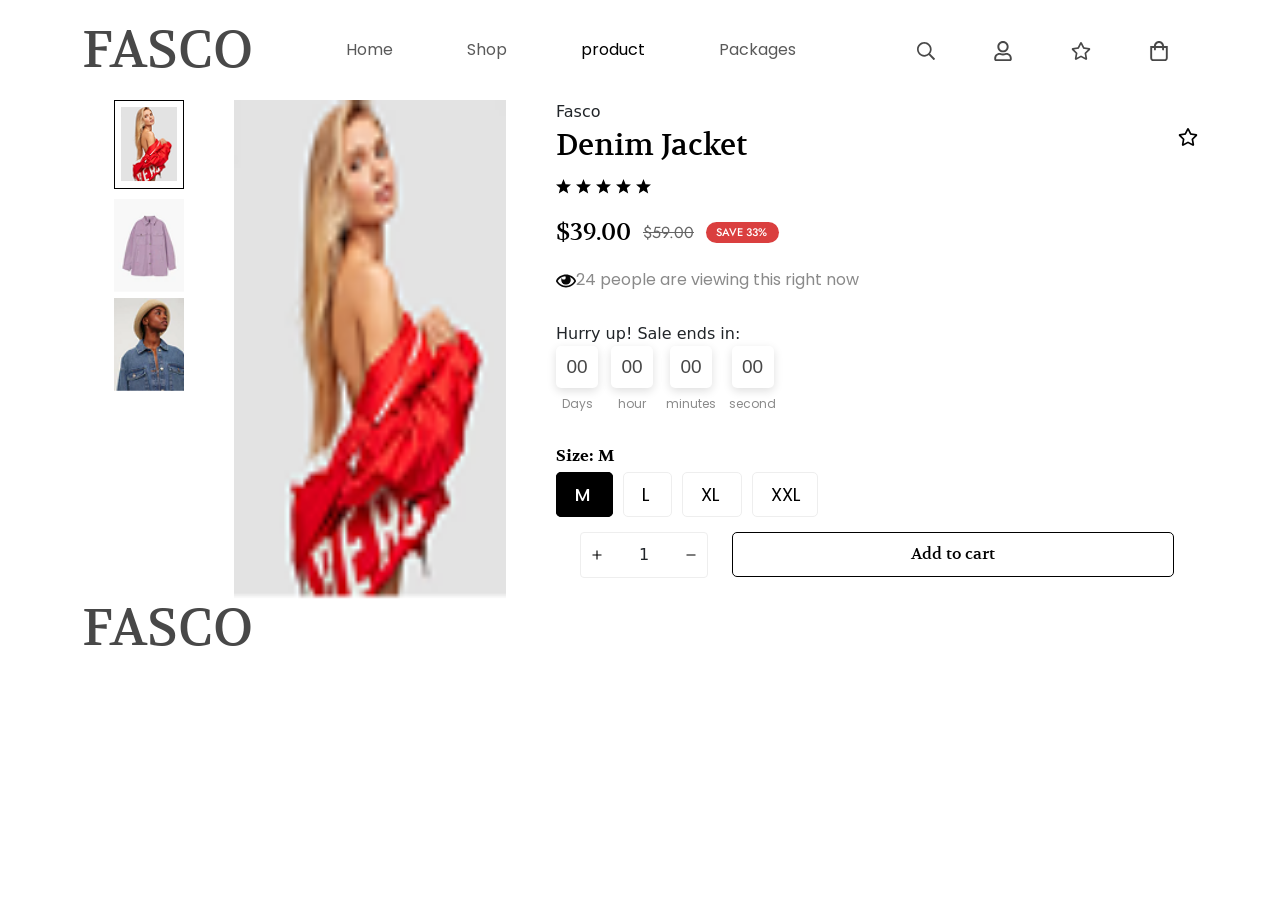
<file: product.html>
<!doctype html>
<html lang="en">

<head>
    <meta charset="utf-8">
    <meta name="viewport" content="width=device-width, initial-scale=1">
    <title>Bootstrap demo</title>
    <link href="https://cdn.jsdelivr.net/npm/bootstrap@5.3.8/dist/css/bootstrap.min.css" rel="stylesheet"
        integrity="sha384-sRIl4kxILFvY47J16cr9ZwB07vP4J8+LH7qKQnuqkuIAvNWLzeN8tE5YBujZqJLB" crossorigin="anonymous">
    <!-- Poppins -->
    <link href="https://fonts.googleapis.com/css2?family=Poppins&display=swap" rel="stylesheet">

    <!-- Volkhov -->
    <link href="https://fonts.googleapis.com/css2?family=Volkhov&display=swap" rel="stylesheet">

    <!-- Jost -->
    <link href="https://fonts.googleapis.com/css2?family=Jost&display=swap" rel="stylesheet">

    <!-- Inter -->
    <link href="https://fonts.googleapis.com/css2?family=Inter&display=swap" rel="stylesheet">

    <link rel="stylesheet" href="./assest/style.css">
    <link rel="stylesheet" href="./assest/responsive.css">

</head>

<body>
    <nav class="navbar navbar-expand-lg d-flex align-items-center p-4">
        <div class="container">
            <a class="main_logo" href="#">FASCO</a>
            <button class="navbar-toggler" type="button" data-bs-toggle="collapse"
                data-bs-target="#navbarSupportedContent" aria-controls="navbarSupportedContent" aria-expanded="false"
                aria-label="Toggle navigation">
                <span class="navbar-toggler-icon"></span>
            </button>
            <div class="collapse navbar-collapse" id="navbarSupportedContent">
                <ul class="navbar-nav ms-auto mb-2 mb-lg-0 align-items-lg-center">
                    <li class="nav-li">
                        <a class="nav-link " aria-current="page" href="./index.html">Home</a>
                    </li>
                    <li class="nav-li">
                        <a class="nav-link" href="./shop.html">Shop</a>
                    </li>
                    <li class="nav-li">
                        <a class="nav-link active" href="#">product</a>
                    </li>
                    <li class="nav-li">
                        <a class="nav-link" href="#">Packages</a>
                    </li>
                </ul>
            </div>

            <div class="collapse navbar-collapse" id="navbarSupportedContent">
                <ul class="navbar-nav ms-auto mb-2 mb-lg-0 align-items-lg-center">
                    <li class="nav-li" id="search">
                        <svg width="18" height="18" viewBox="0 0 18 18" fill="none" xmlns="http://www.w3.org/2000/svg">
                            <g clip-path="url(#clip0_6_192)">
                                <path
                                    d="M17.877 16.4848L13.609 12.2168C13.5281 12.1359 13.4227 12.0938 13.3102 12.0938H12.8461C13.9535 10.8105 14.625 9.14062 14.625 7.3125C14.625 3.27305 11.352 0 7.3125 0C3.27305 0 0 3.27305 0 7.3125C0 11.352 3.27305 14.625 7.3125 14.625C9.14062 14.625 10.8105 13.9535 12.0938 12.8461V13.3102C12.0938 13.4227 12.1395 13.5281 12.2168 13.609L16.4848 17.877C16.65 18.0422 16.9172 18.0422 17.0824 17.877L17.877 17.0824C18.0422 16.9172 18.0422 16.65 17.877 16.4848ZM7.3125 12.9375C4.20469 12.9375 1.6875 10.4203 1.6875 7.3125C1.6875 4.20469 4.20469 1.6875 7.3125 1.6875C10.4203 1.6875 12.9375 4.20469 12.9375 7.3125C12.9375 10.4203 10.4203 12.9375 7.3125 12.9375Z"
                                    fill="#484848" stroke="#484848" stroke-width="0.0351562" />
                            </g>
                            <defs>
                                <clipPath id="clip0_6_192">
                                    <rect width="18" height="18.0009" fill="white" />
                                </clipPath>
                            </defs>
                        </svg>
                    </li>
                    <li class="nav-li">
                        <svg width="20" height="20" viewBox="0 0 20 20" fill="none" xmlns="http://www.w3.org/2000/svg">
                            <g clip-path="url(#clip0_6_195)">
                                <path
                                    d="M13.5 11.875C12.3789 11.875 11.8398 12.5 10 12.5C8.16016 12.5 7.625 11.875 6.5 11.875C3.60156 11.875 1.25 14.2266 1.25 17.125V18.125C1.25 19.1602 2.08984 20 3.125 20H16.875C17.9102 20 18.75 19.1602 18.75 18.125V17.125C18.75 14.2266 16.3984 11.875 13.5 11.875ZM16.875 18.125H3.125V17.125C3.125 15.2656 4.64062 13.75 6.5 13.75C7.07031 13.75 7.99609 14.375 10 14.375C12.0195 14.375 12.9258 13.75 13.5 13.75C15.3594 13.75 16.875 15.2656 16.875 17.125V18.125ZM10 11.25C13.1055 11.25 15.625 8.73047 15.625 5.625C15.625 2.51953 13.1055 0 10 0C6.89453 0 4.375 2.51953 4.375 5.625C4.375 8.73047 6.89453 11.25 10 11.25ZM10 1.875C12.0664 1.875 13.75 3.55859 13.75 5.625C13.75 7.69141 12.0664 9.375 10 9.375C7.93359 9.375 6.25 7.69141 6.25 5.625C6.25 3.55859 7.93359 1.875 10 1.875Z"
                                    fill="#484848" stroke="#484848" stroke-width="0.0390625" />
                            </g>
                            <defs>
                                <clipPath id="clip0_6_195">
                                    <rect width="20" height="20" fill="white" />
                                </clipPath>
                            </defs>
                        </svg>
                    </li>
                    <li class="nav-li">
                        <svg width="20" height="20" viewBox="0 0 20 20" fill="none" xmlns="http://www.w3.org/2000/svg">
                            <path
                                d="M18.3369 7.0659L13.264 6.32631L10.9967 1.72909C10.5904 0.909647 9.41332 0.89923 9.0036 1.72909L6.73624 6.32631L1.66332 7.0659C0.753597 7.19784 0.389014 8.31937 1.04874 8.96173L4.71887 12.5381L3.85082 17.5902C3.69457 18.5034 4.65638 19.1874 5.46193 18.7603L10.0001 16.3749L14.5383 18.7603C15.3439 19.184 16.3057 18.5034 16.1494 17.5902L15.2814 12.5381L18.9515 8.96173C19.6112 8.31937 19.2467 7.19784 18.3369 7.0659ZM13.4932 11.9548L14.3161 16.7603L10.0001 14.493L5.68415 16.7603L6.50707 11.9548L3.01401 8.55201L7.8404 7.85062L10.0001 3.47562L12.1598 7.85062L16.9862 8.55201L13.4932 11.9548Z"
                                fill="#484848" />
                        </svg>
                    </li>
                    <li class="nav-li">
                        <svg width="20" height="20" viewBox="0 0 20 20" fill="none" xmlns="http://www.w3.org/2000/svg">
                            <g clip-path="url(#clip0_6_201)">
                                <path
                                    d="M15 5C15 2.24297 12.757 0 10 0C7.24297 0 5 2.24297 5 5H1.25V16.875C1.25 18.6009 2.6491 20 4.375 20H15.625C17.3509 20 18.75 18.6009 18.75 16.875V5H15ZM10 1.875C11.7231 1.875 13.125 3.27688 13.125 5H6.875C6.875 3.27688 8.27688 1.875 10 1.875ZM16.875 16.875C16.875 17.5643 16.3143 18.125 15.625 18.125H4.375C3.68574 18.125 3.125 17.5643 3.125 16.875V6.875H5V8.4375C5 8.95527 5.41973 9.375 5.9375 9.375C6.45527 9.375 6.875 8.95527 6.875 8.4375V6.875H13.125V8.4375C13.125 8.95527 13.5447 9.375 14.0625 9.375C14.5803 9.375 15 8.95527 15 8.4375V6.875H16.875V16.875Z"
                                    fill="#484848" stroke="#484848" stroke-width="0.0390625" />
                            </g>
                            <defs>
                                <clipPath id="clip0_6_201">
                                    <rect width="20" height="20" fill="white" />
                                </clipPath>
                            </defs>
                        </svg>
                    </li>
                </ul>
            </div>
        </div>
    </nav>

    <section class="search-edit">
        <div class="container big-search">
            <input class="big-search-input" type="text" placeholder="search here">
            <button class="search-close" aria-label="Close search">
                <svg width="18" height="18" viewBox="0 0 18 18" fill="none" xmlns="http://www.w3.org/2000/svg">
                    <path d="M2 2L16 16M16 2L2 16" stroke="#484848" stroke-width="2" stroke-linecap="round" />
                </svg>
            </button>
        </div>
    </section>
    <main>

        <section class="product_details">
            <div class="container">
                <div class="product-wrapper">
                    <div class="small-img">
                        <ul class="slider-img-list">
                            <li class=" active"><img class="sider-img"
                                    src="./assest/product_image/35_056fa070-83a6-4279-8627-bbb11aace6e8.jpg.png"
                                    alt="side-image" loading="lazy"></li>
                            <li class=" "><img class="sider-img" src="./assest/product_image/35h.jpg.png"
                                    alt="side-image-1" loading="lazy"></li>
                            <li class=" "><img class="sider-img"
                                    src="./assest/product_image/35a_ec779b58-f23e-478c-b196-685009bbe4c6.jpg.png"
                                    alt="side-image" loading="lazy"></li>


                        </ul>
                    </div>
                    <div class="big_img">
                        <img src="./assest/product_image/35_056fa070-83a6-4279-8627-bbb11aace6e8.jpg.png"
                            class="big-image" alt="big image">
                    </div>

                    <div class="product_brief">
                        <p>Fasco</p>
                        <div class="product_name d-flex justify-content-between">
                            <h4>Denim Jacket</h4> <span><svg width="20" height="20" viewBox="0 0 20 20" fill="none"
                                    xmlns="http://www.w3.org/2000/svg">
                                    <path
                                        d="M18.3369 7.0659L13.264 6.32631L10.9967 1.72909C10.5904 0.909647 9.41332 0.89923 9.0036 1.72909L6.73624 6.32631L1.66332 7.0659C0.753597 7.19784 0.389014 8.31937 1.04874 8.96173L4.71887 12.5381L3.85082 17.5902C3.69457 18.5034 4.65638 19.1874 5.46193 18.7603L10.0001 16.3749L14.5383 18.7603C15.3439 19.184 16.3057 18.5034 16.1494 17.5902L15.2814 12.5381L18.9515 8.96173C19.6112 8.31937 19.2467 7.19784 18.3369 7.0659ZM13.4932 11.9548L14.3161 16.7603L10.0001 14.493L5.68415 16.7603L6.50707 11.9548L3.01401 8.55201L7.8404 7.85062L10.0001 3.47562L12.1598 7.85062L16.9862 8.55201L13.4932 11.9548Z"
                                        fill="black" />
                                </svg></span>
                        </div>
                        <div class="product-rating">
                            <span><svg width="15" height="15" viewBox="0 0 15 15" fill="none"
                                    xmlns="http://www.w3.org/2000/svg">
                                    <path
                                        d="M15 5.51505L9.54964 5.15672L7.49701 0L5.44439 5.15672L0 5.51505L4.1758 9.06073L2.80553 14.4393L7.49701 11.4739L12.1885 14.4393L10.8183 9.06073L15 5.51505Z"
                                        fill="black" />
                                </svg></span>
                            <span><svg width="15" height="15" viewBox="0 0 15 15" fill="none"
                                    xmlns="http://www.w3.org/2000/svg">
                                    <path
                                        d="M15 5.51505L9.54964 5.15672L7.49701 0L5.44439 5.15672L0 5.51505L4.1758 9.06073L2.80553 14.4393L7.49701 11.4739L12.1885 14.4393L10.8183 9.06073L15 5.51505Z"
                                        fill="black" />
                                </svg></span>
                            <span><svg width="15" height="15" viewBox="0 0 15 15" fill="none"
                                    xmlns="http://www.w3.org/2000/svg">
                                    <path
                                        d="M15 5.51505L9.54964 5.15672L7.49701 0L5.44439 5.15672L0 5.51505L4.1758 9.06073L2.80553 14.4393L7.49701 11.4739L12.1885 14.4393L10.8183 9.06073L15 5.51505Z"
                                        fill="black" />
                                </svg></span>
                            <span><svg width="15" height="15" viewBox="0 0 15 15" fill="none"
                                    xmlns="http://www.w3.org/2000/svg">
                                    <path
                                        d="M15 5.51505L9.54964 5.15672L7.49701 0L5.44439 5.15672L0 5.51505L4.1758 9.06073L2.80553 14.4393L7.49701 11.4739L12.1885 14.4393L10.8183 9.06073L15 5.51505Z"
                                        fill="black" />
                                </svg></span>
                            <span><svg width="15" height="15" viewBox="0 0 15 15" fill="none"
                                    xmlns="http://www.w3.org/2000/svg">
                                    <path
                                        d="M15 5.51505L9.54964 5.15672L7.49701 0L5.44439 5.15672L0 5.51505L4.1758 9.06073L2.80553 14.4393L7.49701 11.4739L12.1885 14.4393L10.8183 9.06073L15 5.51505Z"
                                        fill="black" />
                                </svg></span>
                        </div>
                        <div class="product_price">
                            <span class="discount-price"> $39.00</span>
                            <span class="old-price"><del>$59.00</del></span>
                            <span class="money-save">
                                <p>Save 33%</p>
                            </span>
                        </div>
                        <p class="about-views"><span><svg width="20" height="20" viewBox="0 0 20 20" fill="none"
                                    xmlns="http://www.w3.org/2000/svg">
                                    <g opacity="0.969855" clip-path="url(#clip0_6_72)">
                                        <path
                                            d="M19.7693 9.15383C17.8115 5.83154 14.1601 3.61108 10 3.61108C5.83821 3.61108 2.18766 5.8331 0.23078 9.15383C0.0796862 9.41022 0 9.70239 0 9.99999C0 10.2976 0.0796862 10.5898 0.23078 10.8462C2.18859 14.1684 5.83995 16.3889 10 16.3889C14.1618 16.3889 17.8124 14.1668 19.7693 10.8461C19.9203 10.5897 20 10.2976 20 9.99997C20 9.70238 19.9203 9.41021 19.7693 9.15383ZM10 14.7222C6.43904 14.7222 3.33019 12.8229 1.66668 9.99997C3.19991 7.39813 5.96102 5.58088 9.17231 5.31223C9.51245 5.6624 9.72224 6.1399 9.72224 6.66664C9.72224 7.74053 8.85168 8.61108 7.77779 8.61108C6.70391 8.61108 5.83335 7.74053 5.83335 6.66664L5.83338 6.66518C5.47898 7.32785 5.27779 8.08483 5.27779 8.88886C5.27779 11.4969 7.392 13.6111 10 13.6111C12.608 13.6111 14.7222 11.4969 14.7222 8.88886C14.7222 7.8114 14.3611 6.81841 13.7537 6.02376C15.6842 6.82768 17.292 8.23282 18.3334 9.99997C16.6699 12.8229 13.561 14.7222 10 14.7222Z"
                                            fill="black" stroke="black" stroke-width="0.0347222" />
                                    </g>
                                    <defs>
                                        <clipPath id="clip0_6_72">
                                            <rect width="20" height="20" fill="white" />
                                        </clipPath>
                                    </defs>
                                </svg></span>24 people are viewing this right now</p>
                        <div>
                            <p>Hurry up! Sale ends in:</p>
                            <div class="countdown">

                                <div class="timer-wrapper">
                                    <div class="timer-box">
                                        <span class="day">00</span>
                                        <p class="first-line">Days</p>
                                    </div>
                                    <div class="timer-box">
                                        <span class="hour">00</span>
                                        <p class="first-line">hour</p>
                                    </div>
                                    <div class="timer-box">
                                        <span class="minute">00</span>
                                        <p class="first-line">minutes</p>
                                    </div>
                                    <div class="timer-box">
                                        <span class="second">00</span>
                                        <p class="first-line">second</p>
                                    </div>
                                </div>
                            </div>
                        </div>
                        <div></div>
                        <div class="size-seelction">
                            <span class="size-n">Size: <span class="size">M</span></span>
                            <div class="sizing-box">
                                <span class="sizes active">
                                    M
                                </span>
                                <span class="sizes">
                                    L
                                </span>
                                <span class="sizes">
                                    XL
                                </span>
                                <span class="sizes">
                                    XXL
                                </span>
                            </div>
                        </div>
                        <div>

                            <p></p>
                            <div class="quantity-and-add-to-card d-flex justify-content-start p-4 gap-4 ">
                                <div class="d-flex justify-content-between quantity-box ">
                                    <button class="price-increase">
                                        <svg width="12" height="12" viewBox="0 0 12 12" fill="none"
                                            xmlns="http://www.w3.org/2000/svg">
                                            <path
                                                d="M10.3125 5.4375H6.5625V1.6875C6.5625 1.58391 6.47859 1.5 6.375 1.5H5.625C5.52141 1.5 5.4375 1.58391 5.4375 1.6875V5.4375H1.6875C1.58391 5.4375 1.5 5.52141 1.5 5.625V6.375C1.5 6.47859 1.58391 6.5625 1.6875 6.5625H5.4375V10.3125C5.4375 10.4161 5.52141 10.5 5.625 10.5H6.375C6.47859 10.5 6.5625 10.4161 6.5625 10.3125V6.5625H10.3125C10.4161 6.5625 10.5 6.47859 10.5 6.375V5.625C10.5 5.52141 10.4161 5.4375 10.3125 5.4375Z"
                                                fill="black" stroke="black" stroke-width="0.0234375" />
                                        </svg></button>
                                    <span class="quantity">1</span>
                                    <button class="price-decrease"><svg width="12" height="12" viewBox="0 0 12 12"
                                            fill="none" xmlns="http://www.w3.org/2000/svg">
                                            <path
                                                d="M10.3125 5.4375H1.6875C1.58391 5.4375 1.5 5.52141 1.5 5.625V6.375C1.5 6.47859 1.58391 6.5625 1.6875 6.5625H10.3125C10.4161 6.5625 10.5 6.47859 10.5 6.375V5.625C10.5 5.52141 10.4161 5.4375 10.3125 5.4375Z"
                                                fill="black" stroke="black" stroke-width="0.0234375" />
                                        </svg></button>
                                </div>

                                <div>
                                    <div class="add-to-card">
                                        <p>
                                            Add to cart
                                        </p>
                                    </div>
                                </div>
                            </div>
                        </div>
                    </div>
                </div>

            </div>
        </section>


    </main>













    <footer>
        <div class="container">
            <div class="d-flex justify-content-between">
                <a class="main_logo" href="#">FASCO</a>
                <div>

                </div>
            </div>
        </div>
    </footer>
    <script src="https://cdn.jsdelivr.net/npm/bootstrap@5.3.8/dist/js/bootstrap.bundle.min.js"
        integrity="sha384-FKyoEForCGlyvwx9Hj09JcYn3nv7wiPVlz7YYwJrWVcXK/BmnVDxM+D2scQbITxI"
        crossorigin="anonymous"></script>

    <script src="./assest/main.js"></script>
</body>

</html>
</file>
<file: assest/style.css>
:root {
    --font-family: "Poppins", sans-serif;
    --second-family: "Volkhov", sans-serif;
    --third-family: "Jost", sans-serif;
    --font3: "Digital Numbers", sans-serif;
    --font4: "Inter", sans-serif;
    --font5: "Rage Italic", sans-serif;
}

* {
    box-sizing: border-box;
    margin: 0;
    padding: 0;
}

body {
    background: #fff;
}

p {
    padding: 0;
    margin: 0;
}



a {
    text-decoration: none;
}

/* nav-bar */
.navbar {
    color: #fff !important;
}

.main_logo {
    font-family: var(--second-family);
    font-weight: 400;
    font-size: 52px;
    line-height: 100%;
    color: #484848;
    display: block;

}

.navbar .nav-li {
    font-family: var(--font-family);
    font-weight: 400;
    font-size: 16px;
    color: #484848;
    padding: 0px 29px;
}

.button-main {
    box-shadow: 0 20px 35px 0 rgba(0, 0, 0, 0.15);
    background: #000;
    border-radius: 10px;
    width: 152px;
    height: 56px;
    display: flex;
    align-items: center;
    justify-content: center;
}

.button-main .nav-link-diff {
    font-family: var(--font-family);
    font-weight: 400;
    font-size: 16px;
    line-height: 100%;
    text-align: center;
    color: #fff;

}

/* hero-cards */
.hero-card-wrapper {
    display: grid;
    grid-template-columns: repeat(auto-fill, minmax(350px, 1fr));
    gap: 10px;
}

.hero-big-cards {
    border-radius: 10px;
    width: 392px;
    height: 756px;
    overflow: hidden;

}

.hero-big-cards img {
    display: block;
    width: 100%;
    height: 100%;
}

.hero-big-cards-diff {
    display: flex;
    flex-direction: column;
    gap: 10px;
    overflow: hidden;

}

.hero-big-cards-diff img {
    width: 100%;
    height: 100%;
    display: block;

}

.hero-big-cards-diff-text {
    display: flex;
    flex-direction: column;
    align-items: center;
    justify-content: center;
}

.hero-big-cards-diff h4 {
    font-family: var(--font-family);
    font-weight: 500;
    font-size: 91px;
    line-height: 100%;
    letter-spacing: -0.04em;
    text-align: center;
    color: #484848;
}

.hero-big-cards-diff span {
    font-family: var(--font-family);
    font-weight: 500;
    font-size: 187px;
    line-height: 100%;
    letter-spacing: -0.06em;
    text-align: center;
}

.hero-big-cards-diff p {
    font-family: var(--font-family);
    font-weight: 400;
    font-size: 20px;
    letter-spacing: 0.1em;
    text-align: center;
    text-transform: uppercase;
    color: #484848;
    text-align: center;
}

/* brand-css */
.brand {
    margin-top: 82px;
}

.brand-list {
    list-style: none;
    display: flex;
    overflow-x: auto;
    justify-content: space-between;
    align-items: center;
}

/* deals and offer css */
.deals_offers {
    background: linear-gradient(180deg, #fff 0%, #fafafa 100%) !important;
    padding: 56px 0;
}

.delas-box-wrapper {
    display: grid;
    width: 100%;
    grid-template-columns: 3fr 8fr;
    align-items: center;
    gap: 10px;
}



.deals {
    width: 100%;
}

.first-heading {
    font-family: var(--second-family);
    font-weight: 400;
    font-size: 32px;
    line-height: 1.2;
    color: #484848;
}

.first-line {
    font-family: var(--font-family);
    font-weight: 400;
    font-size: 12px;
    line-height: 1.65;
    color: #8a8a8a;
}

.deals .first-heading {
    margin-bottom: 14px;
}

.deals>.first-line {
    max-width: 330px;
    margin-bottom: 22px;
}

.deals .button-main {
    width: 136px;
    height: 46px;
    margin-bottom: 28px;
    border-radius: 6px;
}

.deals .button-main .nav-link-diff {
    font-size: 13px;
    text-transform: capitalize;
}

.countdown .first-heading {
    font-family: var(--font-family);
    font-size: 17px;
    font-weight: 500;
    margin-bottom: 12px;
}

.timer-wrapper {
    display: flex;
    justify-content: flex-start;
    align-items: center;
    gap: 13px;
}

.timer-box {
    min-width: 39px;
    text-align: center;
}

.timer-box span {
    display: inline-block;
    border-radius: 5px;
    width: 42px;
    height: 42px;
    box-shadow: 0 3px 10px rgba(0, 0, 0, 0.13);
    background: #fff;
    font-family: var(--font3);
    font-weight: 400;
    font-size: 19px;
    line-height: 100%;
    color: #484848;
    display: inline-flex;
    align-items: center;
    justify-content: center;
}

.timer-box p {
    margin: 6px 0 0;
    font-size: 12px;
}

.offer-slider {
    overflow-x: hidden;
    display: flex;
    width: 100%;
    gap: 10px;
}

.offer-card-wrapper {
    display: flex;
    animation: move 10s linear infinite;
    gap: 10px;
}

@keyframes move {

    from {
        transform: translateX(0%);
    }

    to {
        transform: translateX(-100%);
    }

}

.offer-slider:hover .offer-card-wrapper {
    animation-play-state: paused;
}

.offer-cards {
    border-radius: 16px;
    width: 372px;
    height: 486px;
    overflow: hidden;
    position: relative;
    transition: 0.5s ease;

}

.offer-cards img {
    display: block;
    width: 100%;
    height: 100%;
}

.offer-label {
    bottom: 20px;
    left: 10%;
    position: absolute;
    border: 1px solid rgba(0, 0, 0, 0.08);
    border-radius: 999px;
    width: 240px;
    height: 72px;
    box-shadow: 0 6px 18px 0 rgba(0, 0, 0, 0.08);
    background: rgba(255, 255, 255, 0.9);
    display: flex;
    align-items: center;
    justify-content: center;
    visibility: hidden;
}

.offer-label p {
    font-family: var(--font-family);
    font-weight: 600;
    font-size: 18px;
    color: #484848;
}

.offer-cards:hover .offer-label {
    visibility: visible;

}


/* new-arrival */
.head-box {

    text-align: center;
}

.new-arrival-head ul {
    list-style: none;
    display: inline-block;
    display: flex;
    justify-content: space-between;
    align-items: center;
}

.new-arrival-head ul li {
    display: flex;
    justify-content: center;
    align-items: center;
    font-family: var(--font-family);
    font-weight: 400;
    font-size: 16px;
    line-height: 100%;
    text-align: center;
    color: #8a8a8a;
    border-radius: 10px;
    width: 207px;
    height: 56px;
    background: #fafafa;
    cursor: pointer;
}

.new-arrival-head ul li.active {
    box-shadow: 0 20px 35px 0 rgba(0, 0, 0, 0.15);
    background: #000;
    font-family: var(--font-family);
    font-weight: 400;
    font-size: 16px;
    line-height: 100%;
    text-align: center;
    color: #fff;
}

.cards-wrapper {
    display: grid;
    grid-template-columns: repeat(auto-fill, minmax(300px, 1fr));
    gap: 49px;
    padding: 40px 0;
}

.cards-design {
    box-shadow: 0 40px 90px 0 rgba(0, 0, 0, 0.06);
    background: #fff;
    padding: 25px 15px;
    height: 438px;
    display: flex;
    flex-direction: column;
    align-items: center;
    justify-content: center;
    transition: 0.3s ease;
}

.cards-design:hover {
    transform: scale(1.1);
}

.cards-design .text-box {
    width: 92%;
}

.offer-card-top {
    display: flex;
    justify-content: space-between;
    align-items: center;
    margin-top: 12px;
}

.offer-card-top p {
    font-family: var(--font-family);
    font-weight: 500;
    font-size: 20px;
    color: #484848;
}

.offer-card-top span {
    font-family: var(--font-family);
    font-weight: 500;
    font-size: 12px;
    line-height: 100%;
    color: #8a8a8a;
}

.offercard-middle {
    font-family: var(--font-family);
    font-weight: 500;
    font-size: 12px;
    color: #484848;
    margin-top: 25px;
}

.offer-card-bottom {
    display: flex;
    justify-content: space-between;
    margin-top: 25px;
}

.offer-card-bottom .new-price {
    font-family: var(--font-family);
    font-weight: 500;
    font-size: 24px;
    line-height: 83%;
    letter-spacing: -0.01em;
    color: #484848;
}

.offer-card-bottom p {
    font-family: var(--font-family);
    font-weight: 400;
    font-size: 12px;
    line-height: 167%;
    letter-spacing: -0.01em;
    text-align: right;
    color: #ff4646;
}

/* big_banner */
.big_banner-wrapper {
    display: flex;
    align-items: stretch;
}

.left {
    clip-path: polygon(0 0, 100% 0, 92% 100%, 0 100%);

}

.left img {
    width: 100%;
    height: 100%;
    display: block;
}

.right {
    margin-left: -95px;
    background-color: #dadada;
    clip-path: polygon(8% 0, 100% 0, 100% 100%, 0 100%);
    padding: 30px 30px 30px calc(8% + 30px);

}

.right p {
    font-family: var(--font-family);
    font-weight: 400;
    font-size: 16px;
    color: #767676;
    margin-top: 20px;
}

.right h4 {
    font-family: var(--second-family);
    font-weight: 400;
    font-size: 46px;
    color: #484848;
}

.right a {
    font-family: var(--font-family);
    font-weight: 400;
    font-size: 16px;
    text-decoration: underline;
    text-decoration-skip-ink: none;
    color: #000;
}

.highlight-price {
    font-family: var(--font-family);
    font-weight: 500;
    font-size: 28px;
    color: #000;
}

.size-box :nth-child(1) {
    font-family: var(--font-family);
    font-weight: 400;
    font-size: 16px;
    color: #767676;
}

.size-box :nth-child(2) {

    display: inline-block;
    border-radius: 10px;
    width: 53px;
    height: 28px;
    background: #000;
    font-family: var(--font-family);
    font-weight: 400;
    font-size: 16px;
    line-height: 100%;
    color: #fff;
    display: flex;
    align-items: center;
    justify-content: center;
}

/* service */
.service-card-wrapper {
    display: flex;
    justify-content: space-between;

}

.service-card {
    display: flex;
    align-items: center;
    width: 246px;
    height: 56px;
    gap: 10px;
}

.service-card img {
    display: block;
    width: 42px;
    height: 42px;

}

.service-card P {
    font-family: var(--font-family);
    font-weight: 500;
    font-size: 20px;
    color: #484848;
}

.service-card span {
    font-family: var(--font-family);
    font-weight: 400;
    font-size: 16px;
    line-height: 163%;
    color: #484848;
}

/* social-media */
.social-media-img-slider {
    overflow-x: hidden;
    width: 100%;
    display: flex;
    padding: 40px 0;
    gap: 10px;
}

.social-media-bigimgs {
    display: flex;
    animation: move 20s linear infinite;
    gap: 10px;
}

@keyframes move {
    from {
        transform: translateX(0%);
    }

    to {
        transform: translateX(-100%);
    }
}

.social-media-img-slider:hover .social-media-bigimgs {
    animation-play-state: paused;
}

.social-media-bigimgs img {
    width: 302px;
    height: 308px;
    display: block;
    transition: 0.3s ease;
}

.social-media-bigimgs img:hover {
    transform: scale(1.1);
}

.testomonial {
    display: flex;
    overflow: hidden;
    position: relative;
    align-items: center;
}

.t-card {
    border-radius: 10px;
    width: 700px;
    height: auto;
    box-shadow: 0 20px 60px 0 rgba(46, 33, 61, 0.08);
    background: #fff;
    display: flex;
    align-items: center;
    justify-content: center;
    gap: 46px;
    margin: 0 -180px;
}

.t-card img {
    width: 263px;
    height: 262px;
    display: block;
}

.testomonial-text p {
    font-family: var(--font-family);
    font-weight: 400;
    font-size: 16px;
    color: #484848;
}

.t-reveiw-name {
    font-family: var(--second-family);
    font-weight: 400;
    font-size: 32px;
    color: #484848;
}

.t-card.big {
    width: 864px;
    padding: 50px;
    z-index: 1;

}

.t-slider-arrow button {
    border-radius: 100%;
    background-color: #fff;
    box-shadow: 0 4px 14px 1px rgba(0, 0, 0, 0.16);
    border: none;
    outline: none;
    width: 78px;
    height: 78px;
    margin-right: 16px;
}

.t-slider-arrow button svg path {
    stroke-width: 1.80px;
    stroke: #b6b6b6;
}

.t-slider-arrow button:hover svg path {
    box-shadow: 0 4px 14px 1px rgba(0, 0, 0, 0.16);
    stroke-width: 1.80px;
    stroke: #000;
}

.wrapper-letter {
    display: grid;
    grid-template-columns: 1fr 4fr 1fr;
}

.news-letter-text {
    display: flex;
    flex-direction: column;
    align-items: center;
    justify-content: center;
}

/* ===============================shop-css===================================== */

.search-edit {
    position: fixed;

    inset: 0;
    z-index: 999;
    display: flex;
    justify-content: center;
    align-items: flex-start;
    padding-top: 40px;
    background: rgba(255, 255, 255, 0.4);
    backdrop-filter: blur(8px);
    -webkit-backdrop-filter: blur(8px);
    opacity: 0;
    visibility: hidden;
    transition: opacity 0.3s ease, visibility 0.3s ease;
}

.search-edit.show {
    opacity: 1;
    visibility: visible;
}

.search-close {
    width: 44px;
    height: 44px;
    flex-shrink: 0;
    border: 0;
    border-radius: 50%;
    background: #fff;
    box-shadow: 0 3px 10px rgba(0, 0, 0, 0.13);
    display: flex;
    align-items: center;
    justify-content: center;
    cursor: pointer;
    transition: transform 0.2s ease;
}

.big-search {
    display: flex;
    justify-content: center;
    width: 100%;
    gap: 12px;
}

.big-search-input {
    width: 60%;
    height: 56px;
    border-radius: 20px;
    padding: 0 15px;
    border: #767676 1px solid;
    outline: none;
    background: #fff;

}

.shop-heading {
    font-family: var(--second-family);
    font-weight: 400;
    font-size: 42px;
    line-height: 76%;
    text-align: center;
    text-transform: capitalize;
    color: #000;
}

.filter-product-wrapper {
    display: grid;
    grid-template-columns: minmax(210px, 0.23fr) minmax(0, 1fr);
    gap: clamp(24px, 4vw, 56px);
    align-items: start;
}

.filter,
.shop-product-box {
    min-width: 0;
}

.shop-product-box {
    width: 100%;
}

.filter h4 {
    font-family: var(--second-family);
    font-weight: 400;
    font-size: 30px;
    line-height: 120%;
    color: #000;
}

.shop-small-heading {
    font-family: var(--second-family);
    font-weight: 400;
    font-size: 18px;
    line-height: 156%;
    color: #000;
    margin-bottom: 20px;
}

.size-filter {
    margin-bottom: 20px;
}

.s-filter-b {
    display: flex;
    flex-wrap: wrap;
    gap: 12px;
}

.s-filter-b span {
    border: 1px solid #8a8a8a;
    border-radius: 5px;
    padding: 8px 14px 10px;
    width: 42px;
    height: 42px;
    min-width: 42px;
    min-height: 42px;
}

.s-filter-b span p {
    font-family: var(--third-family);
    font-weight: 400;
    font-size: 16px;
    line-height: 150%;
    text-align: center;
    color: #8a8a8a;
}

.pf-b ul {
    list-style: none;
    left: 0;
}

.pf-b ul li {
    text-align: left;
    margin-bottom: 16px;
    font-family: var(--font-family);
    font-weight: 400;
    font-size: 16px;
    line-height: 150%;
    color: #8a8a8a;
}

.brnad-filter-one {
    display: flex;
    justify-content: space-between;
    align-items: center;
}

.brnad-filter-icon {
    display: inline-block;
    transform: rotate(180deg);
    transition: transform 0.3s ease;
    cursor: pointer;
}

.brnad-filter-icon.show {
    transform: rotate(0deg);
}

.brand-filter-two {
    display: none;
    flex-wrap: wrap;
    gap: 6px 20px;
}

.brand-filter-two.show {
    display: flex;
}

.brand-filter-two span {
    font-family: var(--third-family);
    font-weight: 400;
    font-size: 16px;
    line-height: 188%;
    color: #8a8a8a;
}

.c-icon {
    display: inline-block;
    transform: rotate(180deg);
    cursor: pointer;
    transition: transform 0.3s ease;
}

.c-icon.show {
    transform: rotateY(0deg);
}

.c-b-two {
    display: none;
}

.c-b-two.show {
    display: flex;
}

.c-b-two ul {
    list-style: none;
    font-family: var(--font-family);
    font-weight: 400;
    font-size: 16px;
    line-height: 150%;
    color: #8a8a8a;
}

.mobile-filter {
    display: none;
}

.card-changer span {
    border-radius: 3px;
    padding: 11px;
    width: 34px;
    height: 34px;
    background: #f2f2f2;
    cursor: pointer;
}

.shop-product-box li {
    list-style: none;
}

.shop-product-box li a {
    font-family: var(--second-family);
    font-weight: 400;
    font-size: 16px;
    line-height: 150%;
    color: #000;
}

.shop-toolbar {
    display: flex;
    align-items: center;
    justify-content: flex-end;
    min-height: 42px;
    margin-bottom: 24px;
}

.shop-toolbar-controls {
    display: flex;
    align-items: center;
    gap: 22px;
}

.shop-sort>button {
    padding: 8px 0;
    border: 0;
    background: transparent;
    color: #222;
    font: inherit;
}

.shop-sort .dropdown-menu {
    min-width: 190px;
    padding: 8px;
    border: 1px solid #eee;
    border-radius: 10px;
    box-shadow: 0 12px 30px rgba(0, 0, 0, 0.08);
}

.shop-sort .dropdown-item {
    padding: 9px 12px;
    border-radius: 6px;
    color: #555;
}

.card-changer {
    display: flex;
    align-items: center;
    gap: 6px;
}

.card-wrapper {
    --cols: 3;
    display: grid;
    grid-template-columns: repeat(var(--cols), minmax(0, 1fr));
    gap: 30px 22px;
}

.card-changer span {
    display: inline-flex;
    align-items: center;
    justify-content: center;
    cursor: pointer;
    opacity: 0.45;
    transition: opacity 160ms ease, background-color 160ms ease;
}

.card-changer span:hover,
.card-changer span.active {
    opacity: 1;
}

.card-changer span:focus-visible,
.mobile-filter:focus-visible {
    outline: 2px solid #484848;
    outline-offset: 3px;
}

.shop-cards {
    min-width: 0;
}

.shop-cards img {
    display: block;
    object-fit: cover;
    object-position: center top;
    width: 100%;
    aspect-ratio: 4 / 5;
    border-radius: 8px;
    background: #f5f3f0;
    transition: transform 220ms ease;
}

.shop-cards:hover img {
    transform: translateY(-3px);
}

.card-text {
    display: flex;
    flex-direction: column;
    gap: 5px;
    padding: 14px 2px 0;
}

.card-text p {
    margin: 0;
    color: #222;
    font-family: var(--second-family);
    font-size: 16px;
    font-weight: 500;
    line-height: 1.45;
    letter-spacing: 0.01em;
}

.card-text span {
    color: #777;
    font-family: var(--third-family);
    font-size: 15px;
    font-weight: 500;
    line-height: 1.4;
}

.card-price {
    display: flex;
    align-items: baseline;
    gap: 6px;
}

.card-price del {
    color: #999;
    font-family: var(--third-family);
    font-size: 12px;
}

.product-swatches {
    display: flex;
    align-items: center;
    gap: 5px;
    margin-top: 2px;
}

.product-swatches .swatch {
    width: 11px;
    height: 11px;
    padding: 0;
    border: 1px solid rgba(0, 0, 0, 0.15);
    border-radius: 50%;
}

.swatch-yellow {
    background-color: #f4cf27;
}

.swatch-black {
    background-color: #111;
}

.swatch-blue {
    background-color: #a9c7dc;
}

.swatch-pink {
    background-color: #f2cbd5;
}

.swatch-white {
    background-color: #fff;
}

.swatch-green {
    background-color: #b8d9b5;
}

.swatch-gray {
    background-color: #aeb8bf;
}

.swatch-navy {
    background-color: #12354e;
}

.swatch-cream {
    background-color: #f4eedf;
}

.swatch-lilac {
    background-color: #c3b4cf;
}

.swatch-brown {
    background-color: #846952;
}

.shop-card-dotted img {
    object-position: left center;
}

@media (prefers-reduced-motion: reduce) {

    .shop-cards img,
    .card-changer span {
        transition: none;
    }
}

/*===========================product-css================================= */
.product-wrapper {
    display: grid;
    grid-template-columns: 1fr 4fr 5fr;
    gap: 50px;
}

.small-img UL {
    list-style: none;
}

.small-img ul li {
    margin-bottom: 10px;
    width: 70px;
    height: 89px;
    cursor: pointer;
}

.small-img ul li.active {
    border: 1px solid #000;
    padding: 6px;
    width: 70px;
    height: 89px;
}

.small-img ul li img {
    display: block;
    width: 100%;
}

.big_img img {
    display: block;
    width: 100%;
    height: 100%;
    max-width: 491px;
    max-height: 655px;
}

.product_name h4 {
    font-family: var(--second-family);
    font-weight: 400;
    font-size: 30px;
    line-height: 140%;
    color: #000;
}

.discount-price {
    font-family: var(--second-family);
    font-weight: 400;
    font-size: 24px;
    line-height: 133%;
    color: #000;
}

.old-price {
    font-family: var(--third-family);
    font-weight: 400;
    font-size: 16px;
    line-height: 120%;
    text-decoration: line-through;
    color: #666;
}

.product_price {
    display: flex;
    align-items: center;
    gap: 12px;
    margin: 19px 0;
}

.money-save {
    border-radius: 11px;
    padding: 2px 9px 2px 10px;
    width: 73px;
    height: 21px;
    background: #da3f3f;
    display: inline-block;
    display: flex;
    align-items: center;
}

.money-save p {
    font-family: var(--third-family);
    font-weight: 500;
    font-size: 11px;
    line-height: 145%;
    text-transform: uppercase;
    color: #fff;
}

.about-views {
    font-family: var(--font-family);
    font-weight: 400;
    font-size: 16px;
    line-height: 150%;
    color: #8a8a8a;
    margin: 10px 0 30px 0;
}

.size-seelction {
    margin-top: 30px;
}

.size,
.size-n {
    font-family: var(--second-family);
    font-weight: 700;
    font-size: 16px;
    line-height: 150%;
    color: #000;

}

.sizes {
    border: 1px solid #eee;
    border-radius: 5px;
    padding: 9px 17px 9px 18px;
    width: 45px;
    height: 45px;
    min-width: 45px;
    font-family: var(--font-family);
    font-weight: 400;
    font-size: 18px;
    line-height: 150%;
    color: #000;
    cursor: pointer;
    margin-right: 10px;
}

.sizes.active {
    border: 1px solid #000;
    background: #000;
    color: #fff;
    font-weight: 500;
}

.sizing-box {
    margin-top: 13px;
}

.quantity-box {
    border: 1px solid #eee;
    border-radius: 4px;
    width: 128px;
    height: 46px;
    background: #fff;
    align-items: center;
    padding: 0 10px;

}

.quantity-box button {
    border: none;
    background-color: transparent;
}

.add-to-card {
    border: 1px solid #000;
    border-radius: 5px;
    width: 442px;
    height: 45px;
    display: flex;
    justify-content: center;
    flex-wrap: nowrap;
    align-items: center;
    cursor: pointer;
}

.add-to-card p {
    font-family: var(--second-family);
    font-weight: 400;
    font-size: 16px;
    line-height: 144%;
    text-align: center;
    color: #000;
    width: 100%;
    flex-wrap: nowrap;
}
</file>
<file: assest/responsive.css>
﻿@media (max-width: 991.98px) {
    .container {
        max-width: 100%;
        padding-left: 20px;
        padding-right: 20px;
    }

    .filter-product-wrapper {
        position: relative;
        display: block;
    }

    .filter {
        display: none;
    }

    .filter.is-open {
        position: absolute;
        z-index: 5;
        top: 54px;
        left: 0;
        display: block;
        width: min(100%, 360px);
        padding: 20px;
        border: 1px solid #eee;
        border-radius: 12px;
        background: #fff;
        box-shadow: 0 16px 40px rgba(0, 0, 0, 0.12);
    }

    .shop-toolbar {
        justify-content: space-between;
        margin-bottom: 18px;
    }

    .shop-toolbar-controls {
        gap: 14px;
    }

    .mobile-filter {
        display: inline-flex;
        align-items: center;
        justify-content: center;
        min-height: 40px;
        padding: 0 16px;
        border: 1px solid #dedede;
        border-radius: 6px;
        background: #fff;
        color: #222;
        font: inherit;
        cursor: pointer;
    }

    .card-wrapper {
        --cols: 2 !important;
        gap: 24px 16px;
    }

    .card-changer {
        display: none;
    }

    .navbar {
        padding: 18px 0;
    }

    .navbar .container {
        flex-wrap: wrap;
        row-gap: 16px;
    }

    .navbar-toggler {
        border: 1px solid rgba(72, 72, 72, 0.25);
        border-radius: 8px;
        padding: 8px 10px;
    }

    .navbar-toggler:focus {
        box-shadow: none;
    }

    .navbar-collapse {
        width: 100%;
    }

    .navbar-nav {
        gap: 12px;
        padding-top: 12px;
    }

    .nav-li {
        width: 100%;
        padding: 0;
    }

    .nav-li .nav-link,
    .button-main {
        width: 100%;
        justify-content: center;
    }

    .hero-card-wrapper {
        grid-template-columns: repeat(2, minmax(0, 1fr));
        gap: 16px;
    }

    .hero-big-cards {
        width: 100%;
        height: auto;
        min-height: 420px;
    }

    .hero-big-cards-diff h4 {
        font-size: clamp(50px, 7vw, 94px);
    }

    .hero-big-cards-diff span {
        font-size: clamp(90px, 13vw, 180px);
    }

    .delas-box-wrapper {
        grid-template-columns: 1fr;
    }

    .offer-cards {
        width: min(40vw, 330px);
        height: auto;
        aspect-ratio: 3 / 4;
    }

    .new-arrival-head ul {
        flex-wrap: wrap;
        gap: 12px;
        justify-content: center;
    }

    .new-arrival-head ul li {
        width: calc(50% - 12px);
        min-width: 160px;
    }

    .cards-wrapper {
        grid-template-columns: repeat(2, minmax(0, 1fr));
        gap: 24px;
    }

    .big_banner-wrapper {
        flex-direction: column;
    }

    .left,
    .right {
        clip-path: none;
        margin-left: 0;
        width: 100%;
    }

    .right {
        padding: 24px 20px;
    }

    .service-card-wrapper {
        flex-wrap: wrap;
        gap: 18px;
    }

    .service-card {
        width: calc(50% - 18px);
    }

    .wrapper-letter {
        grid-template-columns: 1fr;
    }

    .testomonial {
        display: block;
    }

    .t-card {
        flex-direction: column;
        width: min(92vw, 700px);
        margin: 0 auto;
        gap: 30px;
        padding: 32px 20px;
    }

    .t-slider-arrow {
        display: none;
    }
}

@media (max-width: 600px) {
    .container {
        width: 100%;
        padding-left: 16px;
        padding-right: 16px;
    }

    .shop-heading {
        font-size: 36px;
    }

    .shop-sort > button {
        font-size: 14px;
    }

    .shop-toolbar-controls {
        gap: 8px;
    }

    .card-wrapper {
        gap: 22px 12px;
    }

    .shop-cards img {
        border-radius: 6px;
    }

    .card-text {
        gap: 3px;
        padding-top: 10px;
    }

    .card-text p {
        font-size: 14px;
    }

    .card-text span {
        font-size: 14px;
    }

    .first-heading {
        font-size: clamp(24px, 7vw, 30px);
    }

    .navbar {
        padding: 16px 0;
    }

    .navbar-toggler {
        width: 44px;
        height: 44px;
        display: inline-flex;
        align-items: center;
        justify-content: center;
        padding: 8px;
    }

    .navbar-collapse {
        margin-top: 12px;
        padding: 8px 14px 14px;
        border: 1px solid #eee;
        border-radius: 12px;
        background: #fff;
        box-shadow: 0 12px 30px rgba(0, 0, 0, 0.08);
    }

    .main_logo {
        font-size: clamp(30px, 10vw, 40px);
    }

    .navbar-nav {
        flex-direction: column;
        align-items: stretch;
        gap: 2px;
        padding-top: 0;
    }

    .nav-li,
    .button-main {
        width: 100%;
    }

    .nav-li .nav-link {
        justify-content: flex-start;
        padding: 10px 4px;
    }

    .button-main .nav-link-diff {
        display: flex;
        justify-content: center;
        align-items: center;
        width: 100%;
    }

    .button-main {
        min-width: 0;
        width: 100%;
        height: 48px;
    }

    .hero-card-wrapper {
        grid-template-columns: 1fr;
        gap: 12px;
    }

    .hero-big-cards {
        min-height: 250px;
    }

    .hero-big-cards-diff {
        gap: 8px;
    }

    .hero-big-cards-diff img {
        min-height: 220px;
    }

    .brand-list {
        overflow-x: auto;
        gap: 18px;
        justify-content: flex-start;
    }

    .deals_offers {
        padding: 42px 0;
    }

    .timer-wrapper {
        gap: 8px;
        flex-wrap: wrap;
    }

    .timer-box {
        min-width: 54px;
    }

    .offer-cards {
        width: min(72vw, 290px);
    }

    .new-arrival-head ul li {
        flex: 0 0 auto;
        width: auto;
        min-width: 145px;
        height: 48px;
        padding: 0 18px;
        white-space: nowrap;
    }

    .new-arrival-head {
        overflow: hidden;
    }

    .new-arrival-head ul {
        flex-wrap: nowrap;
        justify-content: flex-start;
        gap: 10px;
        overflow-x: auto;
        overflow-y: hidden;
        padding: 8px 4px 14px;
        margin: 0;
        scrollbar-width: none;
        -webkit-overflow-scrolling: touch;
    }

    .new-arrival-head ul::-webkit-scrollbar {
        display: none;
    }

    .cards-wrapper {
        grid-template-columns: 1fr;
        gap: 20px;
        padding: 24px 0;
    }

    .cards-design {
        height: auto;
        padding: 18px 12px;
        transform: none;
    }

    .cards-design:hover {
        transform: none;
    }

    .cards-design img {
        max-width: 100%;
        height: auto;
    }

    .right h4 {
        font-size: 34px;
    }

    .service-card-wrapper {
        display: grid;
        grid-template-columns: repeat(2, minmax(0, 1fr));
        gap: 18px 12px;
    }

    .service {
        padding: 26px 0;
    }

    .service-card {
        width: 100%;
        height: auto;
        min-height: 56px;
        gap: 8px;
    }

    .service-card img {
        flex: 0 0 34px;
        width: 34px;
        height: 34px;
    }

    .service-card p {
        font-size: 14px;
        line-height: 1.3;
    }

    .service-card span {
        display: block;
        font-size: 11px;
        line-height: 1.4;
    }

    .social-media-bigimgs img {
        width: 220px;
        height: 220px;
    }

    .testomonial {
        display: flex;
        gap: 12px;
        overflow-x: auto;
        overflow-y: hidden;
        padding: 24px 0;
        scroll-snap-type: x mandatory;
        scrollbar-width: none;
        -webkit-overflow-scrolling: touch;
    }

    .testomonial::-webkit-scrollbar {
        display: none;
    }

    .testomonial .t-card,
    .testomonial .t-card.big {
        flex: 0 0 100%;
        width: 100%;
        height: auto;
        margin: 0;
        padding: 22px 16px;
        scroll-snap-align: center;
        align-items: flex-start;
        gap: 0;
    }

    .testomonial .t-card img[src=""] {
        display: none;
    }

    .testomonial-text {
        width: 100%;
    }

    .testomonial-text p {
        font-size: 14px;
    }

    .t-card img {
        width: 180px;
        height: 180px;
    }

    .t-reveiw-name {
        font-size: 24px;
    }
}
</file>
